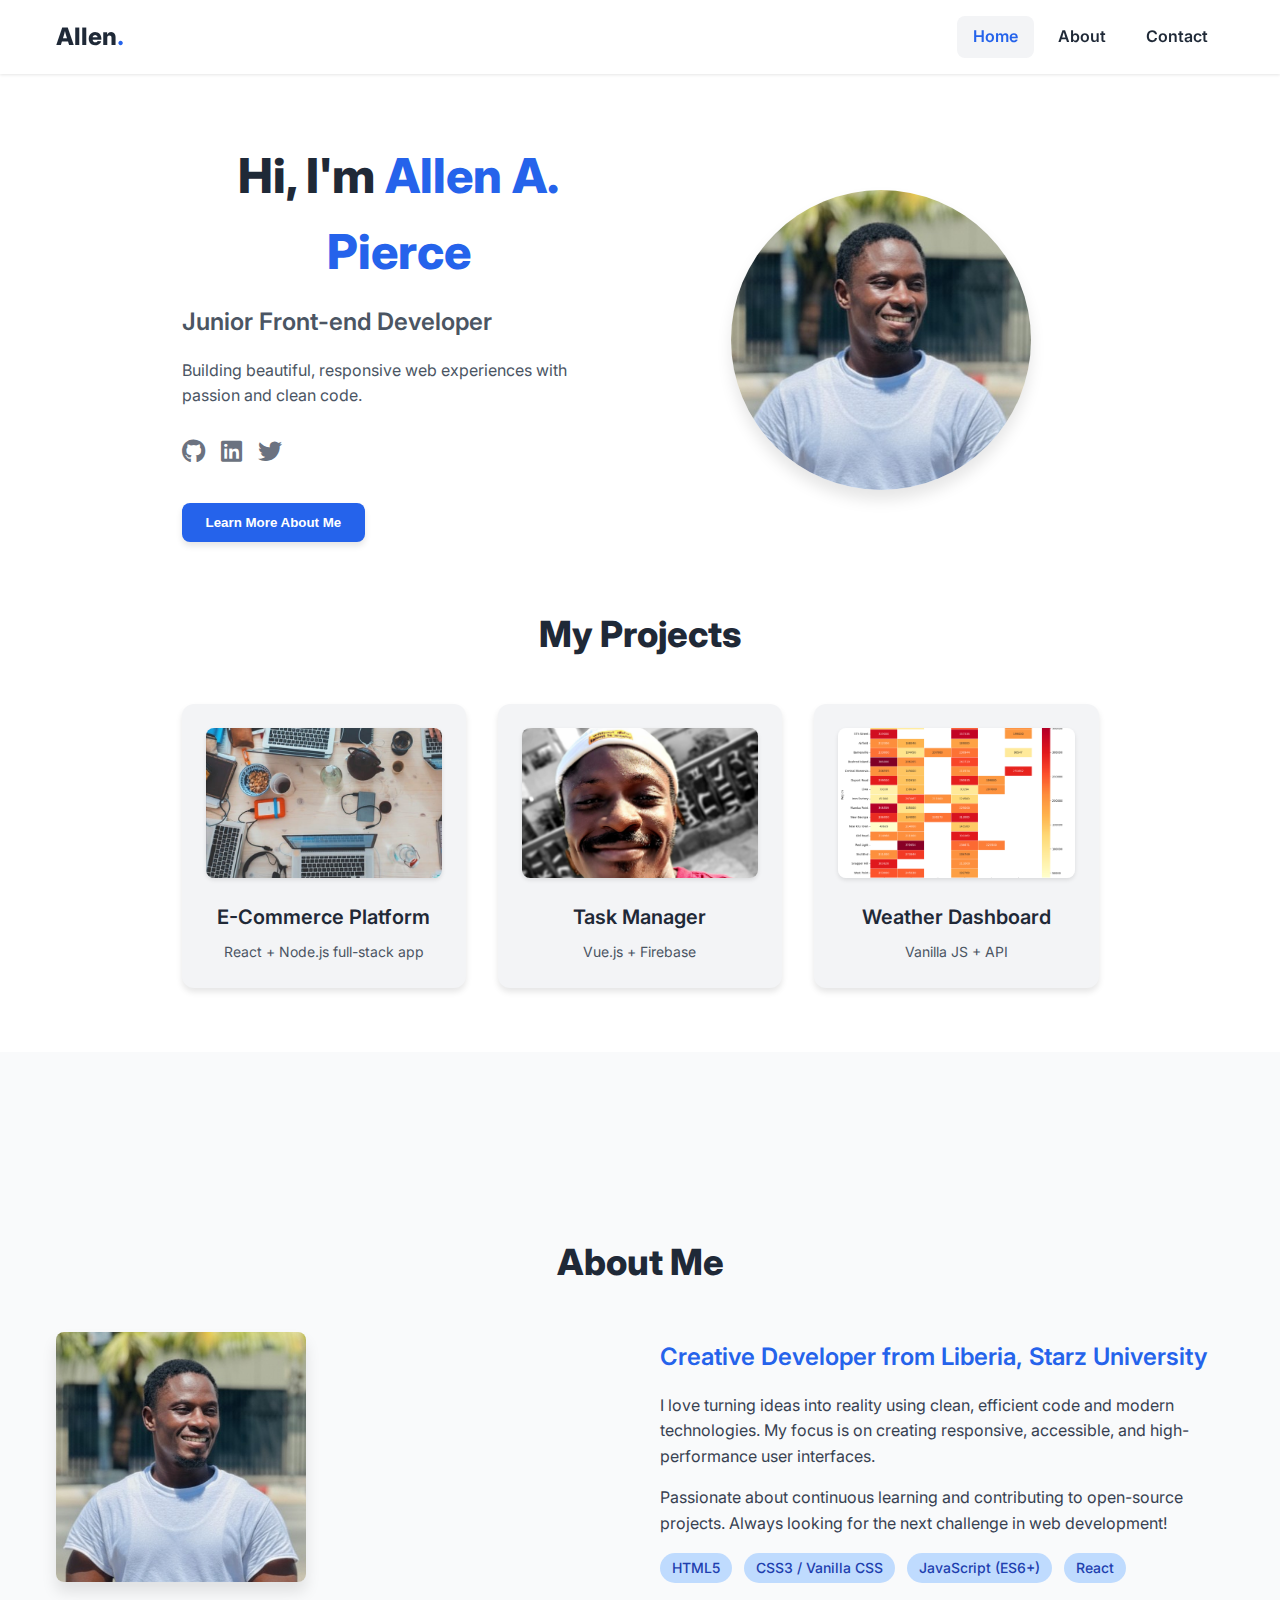
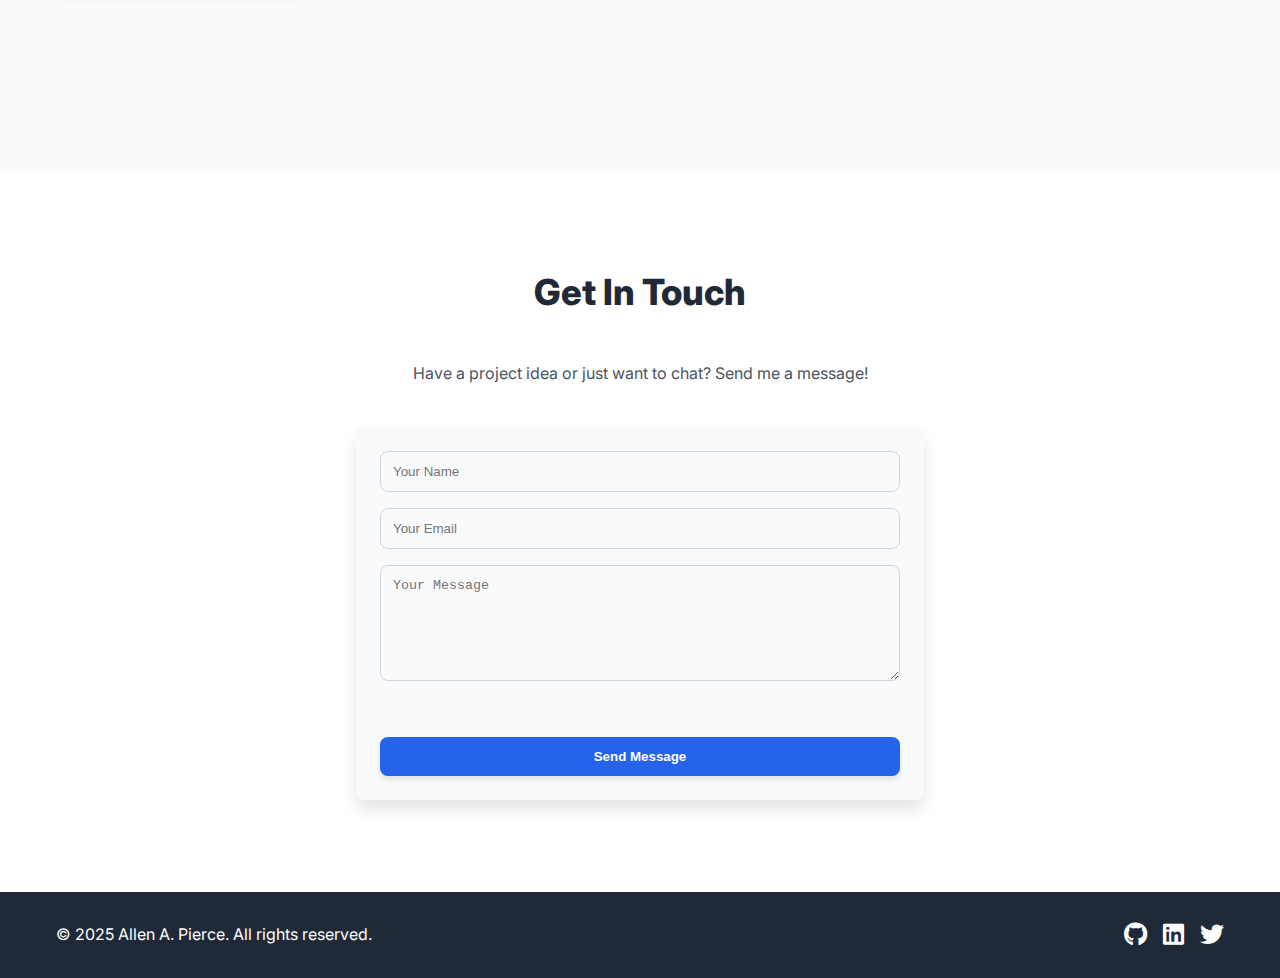
<file: index.html>
<!DOCTYPE html>
<html lang="en">
<head>
    <meta charset="UTF-8" />
    <meta name="viewport" content="width=device-width, initial-scale=1.0" />
    <title>Allen A Pierce | Portfolio</title>
    <!-- External CSS link -->
    <link rel="stylesheet" href="css\style.css" />
    <!-- Font Awesome and Google Font links -->
    <link rel="stylesheet" href="https://cdnjs.cloudflare.com/ajax/libs/font-awesome/6.5.0/css/all.min.css" />
    <link href="https://fonts.googleapis.com/css2?family=Inter:wght@400;600;700;800&display=swap" rel="stylesheet">
</head>

<body>

    <!-- Header & Navigation -->
    <header class="header">
        <div class="container">
            <h1 class="logo">Allen<span class="text-blue-600">.</span></h1>
            <nav class="nav" id="main-nav">
                <!-- Data-page attributes are used for JS active state tracking -->
                <a href="#home" class="nav-link" data-page="home">Home</a>
                <a href="#about" class="nav-link" data-page="about">About</a>
                <a href="#contact" class="nav-link" data-page="contact">Contact</a>
            </nav>
            <div class="hamburger" id="hamburger">
                <span></span><span></span><span></span>
            </div>
        </div>
    </header>

    <!-- Main Content -->
    <main>
        <!-- Home Section -->
        <section id="home" class="page">
            <div class="container">
                <div class="hero-layout">
                    <div class="hero-text">
                        <h2>Hi, I'm <span class="text-blue-600">Allen A. Pierce</span></h2>
                        <h3>Junior Front-end Developer</h3>
                        <p>Building beautiful, responsive web experiences with passion and clean code.</p>
                        <div class="socials">
                            <a href="#" aria-label="GitHub"><i class="fab fa-github"></i></a>
                            <a href="#" aria-label="LinkedIn"><i class="fab fa-linkedin"></i></a>
                            <a href="#" aria-label="Twitter"><i class="fab fa-twitter"></i></a>
                        </div>
                        <button id="viewAboutModalBtn" class="btn-primary">
                            Learn More About Me
                        </button>
                    </div>
                    <div class="hero-img">
                        <!-- Placeholder image URL -->
                        <img src="profile.jpg" alt="Allen Pierce Profile Photo" id="profilePhoto" onerror="this.onerror=null; this.src='https://placehold.co/300x300/e0f2f1/1f2937?text=Profile';" />
                    </div>
                </div>

                <div class="projects">
                    <h2>My Projects</h2>
                    <div class="project-grid">
                        
                        <!-- Project 1: E-Commerce Platform -->
                        <div class="project-card">
                            <div class="card-img">
                                <img src="ecommerce.jpg" alt="E-Commerce Platform Screenshot" onerror="this.onerror=null; this.src='https://placehold.co/300x150/bfdbfe/1e40af?text=E-Commerce';" />
                            </div>
                            <h3>E-Commerce Platform</h3>
                            <p>React + Node.js full-stack app</p>
                        </div>

                        <!-- Project 2: Task Manager -->
                        <div class="project-card">
                            <div class="card-img">
                                <img src="allen.jpg" alt="Task Manager Screenshot" onerror="this.onerror=null; this.src='https://placehold.co/300x150/bfdbfe/1e40af?text=Task+Manager';" />
                            </div>
                            <h3>Task Manager</h3>
                            <p>Vue.js + Firebase</p>
                        </div>

                        <!-- Project 3: Weather Dashboard (using specified relative path) -->
                        <div class="project-card">
                            <div class="card-img">
                                <img src="price_heatmap_city_region.png" alt="Weather Dashboard Screenshot" onerror="this.onerror=null; this.src='https://placehold.co/300x150/bfdbfe/1e40af?text=Weather+Dashboard';" />
                            </div>
                            <h3>Weather Dashboard</h3>
                            <p>Vanilla JS + API</p>
                        </div>

                    </div>
                </div>
            </div>
        </section>

        <!-- About Section -->
        <section id="about" class="page">
            <div class="container about-container">
                <h2>About Me</h2>
                <div class="about-content">
                    <div class="about-img">
                         <!-- Placeholder image URL -->
                        <img src="profile.jpg" alt="About me" onerror="this.onerror=null; this.src='https://placehold.co/250x250/e0f2f1/1f2937?text=About';" />
                    </div>
                    <div>
                        <h3>Creative Developer from Liberia, Starz University</h3>
                        <p>I love turning ideas into reality using clean, efficient code and modern technologies. My focus is on creating responsive, accessible, and high-performance user interfaces.</p>
                        <p>Passionate about continuous learning and contributing to open-source projects. Always looking for the next challenge in web development!</p>
                        <div class="skills">
                            <span>HTML5</span>
                            <span>CSS3 / Vanilla CSS</span>
                            <span>JavaScript (ES6+)</span>
                            <span>React</span>
                        </div>
                    </div>
                </div>
            </div>
        </section>

        <!-- Contact Section -->
        <section id="contact" class="page">
            <div class="container contact-container">
                <h2>Get In Touch</h2>
                <p>Have a project idea or just want to chat? Send me a message!</p>
                <form id="contactForm">
                    <input type="text" placeholder="Your Name" required />
                    <input type="email" placeholder="Your Email" required />
                    <textarea placeholder="Your Message" rows="6" required></textarea>
                    <button type="submit" class="btn-primary">
                        Send Message
                    </button>
                </form>
            </div>
        </section>
    </main>

    <!-- Footer -->
    <footer>
        <div class="container">
            <p>&copy; 2025 Allen A. Pierce. All rights reserved.</p>
            <div class="socials">
                <a href="#" aria-label="GitHub"><i class="fab fa-github"></i></a>
                <a href="#" aria-label="LinkedIn"><i class="fab fa-linkedin"></i></a>
                <a href="#" aria-label="Twitter"><i class="fab fa-twitter"></i></a>
            </div>
        </div>
    </footer>

    <!-- About Modal -->
    <div id="aboutModal" class="modal">
        <div class="modal-content">
            <span class="close" data-modal="aboutModal">&times;</span>
            <div style="text-align: center;">
                 <!-- Placeholder image URL -->
                <img src="profile.jpg" alt="Allen Pierce large" onerror="this.onerror=null; this.src='https://placehold.co/150x150/e0f2f1/1f2937?text=Allen';" />
                <h2 style="font-size: 1.5rem; margin-bottom: 0.5rem;">Hello! I am Allen A Pierce</h2>
                <p style="color: #4b5563; margin-bottom: 1rem;">I'm a passionate front-end developer who loves clean code, beautiful design, and solving real-world problems. When I'm not coding, you'll find me playing musical instruments like guitar, flutes, drum or piano, reading sci-fi, or experimenting with new frameworks.</p>
                <div class="modal-skills">
                    <strong>Core Tech Stack:</strong> HTML • CSS • Javascript • React • Node.js
                </div>
            </div>
        </div>
    </div>

    <!-- Submission Success/Confirmation Modal -->
    <div id="statusModal" class="modal">
        <div class="modal-content confirm">
            <span class="close" data-modal="statusModal">&times;</span>
            <h3 class="status-title" id="statusModalTitle">Message Sent!</h3>
            <p id="statusModalMessage" style="margin-bottom: 1.5rem;">Thank you for reaching out. I will get back to you shortly.</p>
            <button id="closeStatusBtn" class="btn-primary">Close</button>
        </div>
    </div>

    <!-- External JavaScript link -->
    <script src="js\script.js"></script>
</body>
</html>
</file>
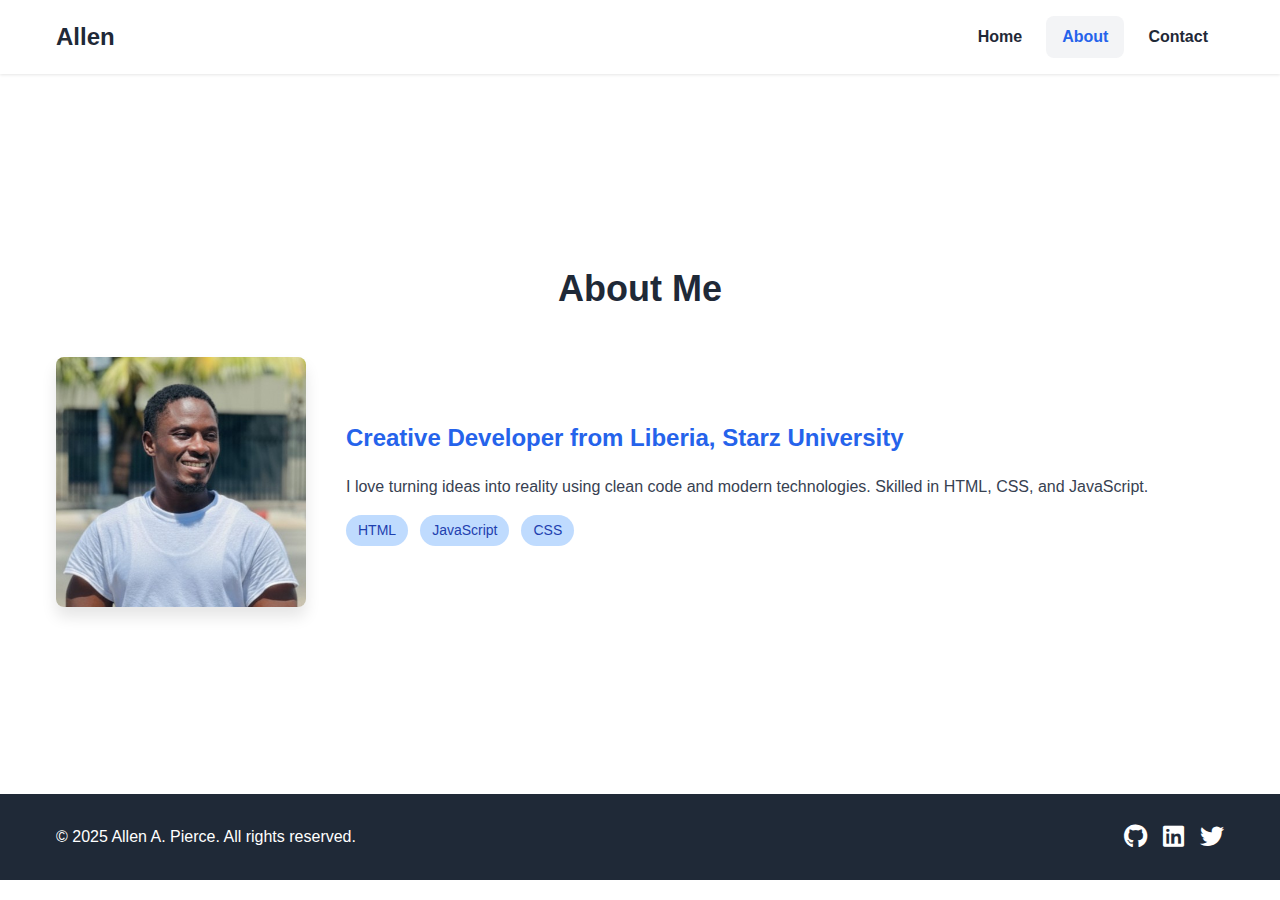
<file: about.html>
<!DOCTYPE html>
<html lang="en">
<head>
    <meta charset="UTF-8" />
    <meta name="viewport" content="width=device-width, initial-scale=1.0" />
    <title>About | Allen A. Pierce</title>
    <link rel="stylesheet" href="css/style.css" />
    <link rel="stylesheet" href="https://cdnjs.cloudflare.com/ajax/libs/font-awesome/6.5.0/css/all.min.css" />
</head>
<body>

    <!-- Header & Navigation -->
    <header class="header">
        <div class="container">
            <h1 class="logo">Allen<span></span></h1>
            <nav class="nav">
                <a href="index.html" class="nav-link">Home</a>
                <a href="about.html" class="nav-link active">About</a>
                <a href="contact.html" class="nav-link">Contact</a>
            </nav>
            <div class="hamburger">
                <span></span><span></span><span></span>
            </div>
        </div>
    </header>

    <!-- Main Content - About -->
    <main>
        <section class="container about-container">
            <h2>About Me</h2>
            <div class="about-content">
                <img src="profile.jpg" alt="Allen A. Pierce" />
                <div>
                    <h3>Creative Developer from Liberia, Starz University</h3>
                    <p>I love turning ideas into reality using clean code and modern technologies. Skilled in HTML, CSS, and JavaScript.</p>
                    <div class="skills">
                        <span>HTML</span>
                        <span>JavaScript</span>
                        <span>CSS</span>
                    </div>
                </div>
            </div>
        </section>
    </main>

    <!-- Footer -->
    <footer>
        <div class="container">
            <p>&copy; 2025 Allen A. Pierce. All rights reserved.</p>
            <div class="socials">
                <a href="#"><i class="fab fa-github"></i></a>
                <a href="#"><i class="fab fa-linkedin"></i></a>
                <a href="#"><i class="fab fa-twitter"></i></a>
            </div>
        </div>
    </footer>

    <!-- About Modal (optional - kept from original) -->
    <div id="aboutModal" class="modal">
        <div class="modal-content">
            <span class="close">×</span>
            <img src="profile.jpg" alt="Allen A. Pierce large" />
            <h2>Hello! I am Allen A. Pierce</h2>
            <p>I'm a passionate front-end developer who loves clean code, beautiful design, and solving real-world problems. When I'm not coding, you'll find me playing musical instruments like guitar, flute, drums or piano, reading sci-fi, or experimenting with new frameworks.</p>
            <div class="modal-skills">
                <strong>Tech Stack:</strong> HTML • CSS • JavaScript 
            </div>
        </div>
    </div>

    <script src="js/script.js"></script>
</body>
</html>
</file>
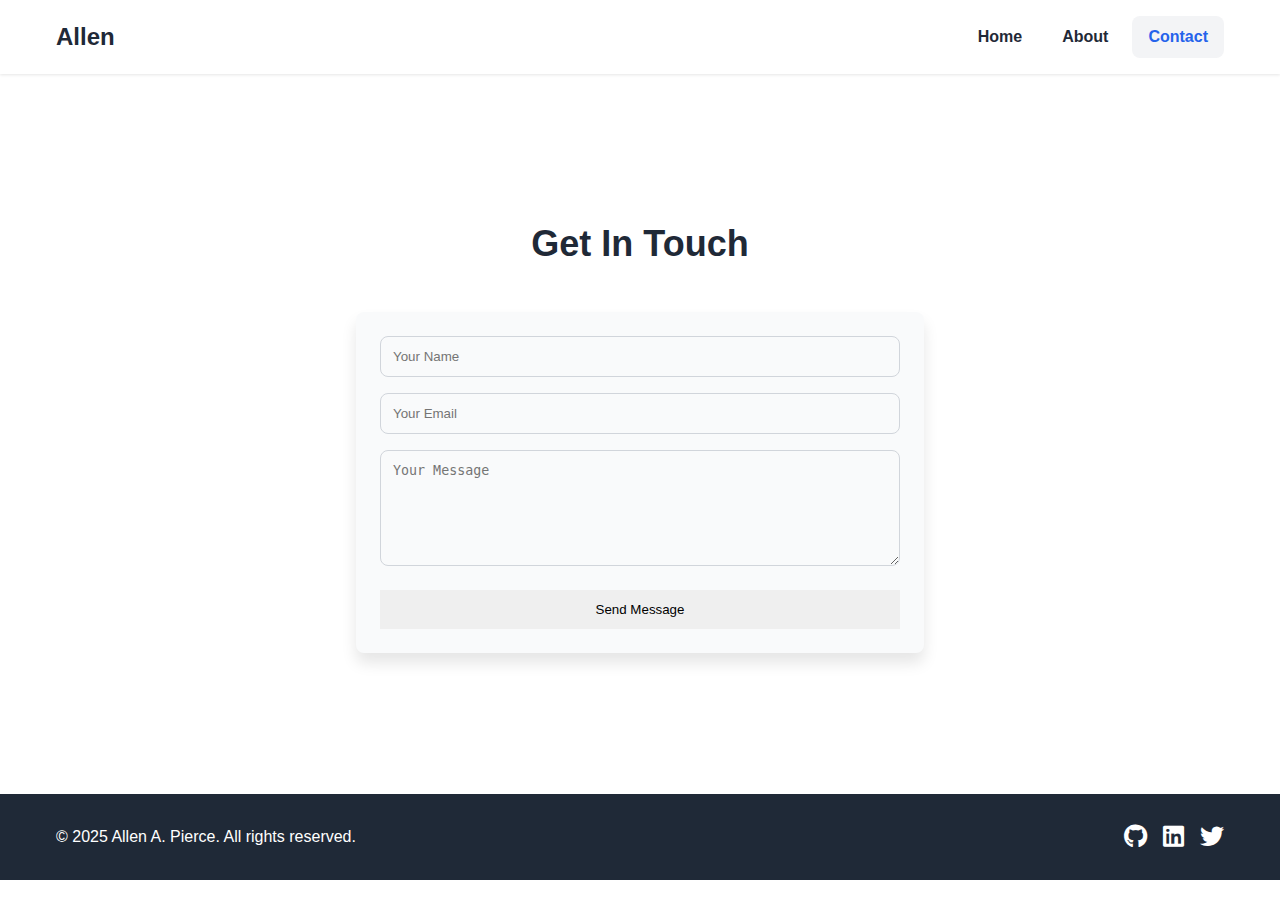
<file: contact.html>
<!DOCTYPE html>
<html lang="en">
<head>
    <meta charset="UTF-8" />
    <meta name="viewport" content="width=device-width, initial-scale=1.0" />
    <title>Contact | Allen A. Pierce</title>
    <link rel="stylesheet" href="css/style.css" />
    <link rel="stylesheet" href="https://cdnjs.cloudflare.com/ajax/libs/font-awesome/6.5.0/css/all.min.css" />
</head>
<body>

    <!-- Header & Navigation -->
    <header class="header">
        <div class="container">
            <h1 class="logo">Allen<span></span></h1>
            <nav class="nav">
                <a href="index.html" class="nav-link">Home</a>
                <a href="about.html" class="nav-link">About</a>
                <a href="contact.html" class="nav-link active">Contact</a>
            </nav>
            <div class="hamburger">
                <span></span><span></span><span></span>
            </div>
        </div>
    </header>

    <!-- Main Content - Contact -->
    <main>
        <section class="container contact-container">
            <h2>Get In Touch</h2>
            <form id="contactForm">
                <input type="text" placeholder="Your Name" required />
                <input type="email" placeholder="Your Email" required />
                <textarea placeholder="Your Message" rows="6" required></textarea>
                <button type="submit">Send Message</button>
            </form>
        </section>
    </main>

    <!-- Footer -->
    <footer>
        <div class="container">
            <p>&copy; 2025 Allen A. Pierce. All rights reserved.</p>
            <div class="socials">
                <a href="#"><i class="fab fa-github"></i></a>
                <a href="#"><i class="fab fa-linkedin"></i></a>
                <a href="#"><i class="fab fa-twitter"></i></a>
            </div>
        </div>
    </footer>

    <!-- Confirmation Modal -->
    <div id="confirmModal" class="modal">
        <div class="modal-content confirm">
            <h3>Are you sure you want to submit this form?</h3>
            <div class="modal-buttons">
                <button id="confirmBtn">Yes, Submit</button>
                <button id="cancelBtn">Cancel</button>
            </div>
        </div>
    </div>

    <script src="js/script.js"></script>
</body>
</html>
</file>
<file: css/style.css>
/* --- CSS Reset & Variables --- */
* {
    margin: 0;
    padding: 0;
    box-sizing: border-box;
}

:root {
    --primary-color: #2563eb; /* Blue-600 */
    --secondary-color: #f3f4f6; /* Gray-100 */
    --text-dark: #1f2937; /* Gray-800 */
    --text-light: #ffffff;
    --bg-light: #ffffff;
    --bg-section-alt: #f9fafb; /* Gray-50 */
    scroll-behavior: smooth;
}

body {
    font-family: 'Inter', sans-serif;
    color: var(--text-dark);
    line-height: 1.6;
}

/* --- Global Layout --- */
.container {
    max-width: 1200px;
    margin: 0 auto;
    padding: 0 1rem;
}

/* --- Header & Navigation --- */
.header {
    position: sticky;
    top: 0;
    z-index: 50;
    background-color: var(--bg-light);
    box-shadow: 0 1px 3px rgba(0, 0, 0, 0.1);
}
.header .container {
    display: flex;
    justify-content: space-between;
    align-items: center;
    padding: 1rem 1rem;
}
.logo {
    font-size: 1.5rem;
    font-weight: 800;
}
.logo span {
    color: var(--primary-color);
}
.nav {
    display: flex;
    gap: 0.5rem;
}
.nav-link {
    padding: 0.5rem 1rem;
    color: var(--text-dark);
    text-decoration: none;
    transition: color 0.3s ease, background-color 0.3s ease;
    font-weight: 600;
    border-radius: 0.5rem;
}
.nav-link:hover {
    color: var(--primary-color);
}
.nav-link.active {
    color: var(--primary-color);
    background-color: var(--secondary-color);
}

/* --- Mobile Navigation --- */
.hamburger {
    display: none;
    cursor: pointer;
    flex-direction: column;
    justify-content: space-around;
    width: 2rem;
    height: 1.5rem;
}
.hamburger span {
    display: block;
    width: 100%;
    height: 3px;
    background-color: var(--text-dark);
    transition: all 0.3s linear;
    border-radius: 5px;
}
@media (max-width: 768px) {
    .nav {
        display: none;
        flex-direction: column;
        position: absolute;
        top: 64px; 
        left: 0;
        width: 100%;
        background-color: var(--bg-light);
        box-shadow: 0 4px 6px rgba(0, 0, 0, 0.1);
        padding: 1rem 0;
    }
    .nav.open {
        display: flex;
    }
    .nav-link {
        text-align: center;
        padding: 0.75rem 1rem;
    }
    .hamburger {
        display: flex;
    }
}

/* --- Section Defaults --- */
main section {
    padding: 4rem 0;
    min-height: 80vh;
    display: flex;
    flex-direction: column;
    justify-content: center;
}
section h2 {
    font-size: 2.25rem;
    font-weight: 800;
    margin-bottom: 2.5rem;
    text-align: center;
}

/* --- Hero Section --- */
#home {
    background-color: var(--bg-light);
}
.hero-layout {
    display: flex;
    flex-direction: column;
    align-items: center;
    gap: 3rem;
}
@media (min-width: 768px) {
    .hero-layout {
        flex-direction: row;
    }
}
.hero-text {
    flex: 1;
    text-align: center;
}
@media (min-width: 768px) {
    .hero-text {
        text-align: left;
        order: 1;
    }
}
.hero-img {
    flex: 1;
    display: flex;
    justify-content: center;
    order: 1;
}
@media (min-width: 768px) {
    .hero-img {
        order: 2;
    }
}
.hero-text h2 {
    font-size: 3rem;
    font-weight: 800;
    margin-bottom: 0.75rem;
}
.hero-text h2 span {
    color: var(--primary-color);
}
.hero-text h3 {
    font-size: 1.5rem;
    font-weight: 600;
    color: #4b5563; /* Gray-600 */
    margin-bottom: 1rem;
}
.hero-text p {
    color: #4b5563;
    margin-bottom: 1.5rem;
    max-width: 600px;
    margin-left: auto;
    margin-right: auto;
}
@media (min-width: 768px) {
    .hero-text p {
        margin-left: 0;
        margin-right: 0;
    }
}

.hero-img img, .about-content img {
    max-width: 300px;
    width: 100%;
    height: auto;
    border-radius: 50%;
    box-shadow: 0 10px 15px rgba(0, 0, 0, 0.1);
    object-fit: cover;
}

/* --- Buttons --- */
.btn-primary {
    display: inline-block;
    margin-top: 2rem;
    background-color: var(--primary-color);
    color: var(--text-light);
    font-weight: 700;
    padding: 0.75rem 1.5rem;
    border-radius: 0.5rem;
    transition: background-color 0.3s ease, box-shadow 0.3s ease;
    border: none;
    cursor: pointer;
    box-shadow: 0 4px 6px rgba(0, 0, 0, 0.1);
}
.btn-primary:hover {
    background-color: #1d4ed8; /* Blue-700 */
    box-shadow: 0 10px 15px rgba(0, 0, 0, 0.2);
}

/* --- Social Icons --- */
.socials {
    display: flex;
    justify-content: center;
    gap: 1rem;
}
.hero-text .socials {
    justify-content: center;
}
@media (min-width: 768px) {
    .hero-text .socials {
        justify-content: flex-start;
    }
}
.socials a {
    color: #6b7280; /* Gray-500 */
    font-size: 1.5rem;
    transition: color 0.3s;
}
.socials a:hover {
    color: var(--primary-color);
}

/* --- Projects Grid --- */
.projects {
    margin-top: 4rem;
}
.project-grid {
    display: grid;
    grid-template-columns: 1fr;
    gap: 2rem;
}
@media (min-width: 768px) {
    .project-grid {
        grid-template-columns: repeat(3, 1fr);
    }
}
.project-card {
    background-color: var(--secondary-color);
    border-radius: 0.75rem;
    padding: 1.5rem;
    box-shadow: 0 4px 6px rgba(0, 0, 0, 0.1);
    transition: transform 0.3s ease, box-shadow 0.3s ease;
    text-align: center;
}
.project-card:hover {
    transform: translateY(-5px);
    box-shadow: 0 10px 15px rgba(0, 0, 0, 0.2);
}
.card-img img {
    width: 100%;
    height: 150px;
    object-fit: cover;
    border-radius: 0.5rem;
    margin-bottom: 1rem;
    box-shadow: 0 2px 4px rgba(0, 0, 0, 0.1);
}

.project-card h3 {
    font-size: 1.25rem;
    font-weight: 600;
    margin-bottom: 0.5rem;
}
.project-card p {
    font-size: 0.875rem;
    color: #4b5563;
}

/* --- About Section --- */
#about {
    background-color: var(--bg-section-alt);
}
.about-content {
    display: flex;
    flex-direction: column;
    align-items: center;
    gap: 2.5rem;
}
@media (min-width: 768px) {
    .about-content {
        flex-direction: row;
        text-align: left;
    }
    .about-content > div {
        flex: 2;
    }
}
.about-content img {
    max-width: 250px;
    border-radius: 0.5rem;
    box-shadow: 0 10px 15px rgba(0, 0, 0, 0.1);
}
.about-content h3 {
    font-size: 1.5rem;
    font-weight: 600;
    color: var(--primary-color);
    margin-bottom: 1rem;
}
.about-content p {
    margin-bottom: 1rem;
    color: #374151; /* Gray-700 */
}
.skills {
    display: flex;
    flex-wrap: wrap;
    gap: 0.75rem;
    justify-content: center;
}
@media (min-width: 768px) {
    .skills {
        justify-content: flex-start;
    }
}
.skills span {
    padding: 0.25rem 0.75rem;
    background-color: #bfdbfe; /* Blue-100 */
    color: #1e40af; /* Blue-700 */
    border-radius: 9999px; /* full-rounded */
    font-size: 0.875rem;
    font-weight: 500;
}

/* --- Contact Section --- */
#contact {
    background-color: var(--bg-light);
}
.contact-container {
    max-width: 600px;
    margin: 0 auto;
}
.contact-container p {
    text-align: center;
    color: #4b5563;
    margin-bottom: 2.5rem;
}
#contactForm {
    background-color: var(--bg-section-alt);
    padding: 1.5rem;
    border-radius: 0.5rem;
    box-shadow: 0 10px 15px rgba(0, 0, 0, 0.1);
}
#contactForm input, #contactForm textarea {
    width: 100%;
    padding: 0.75rem;
    margin-bottom: 1rem;
    border: 1px solid #d1d5db; /* Gray-300 */
    border-radius: 0.5rem;
    background-color: #f9fafb;
    transition: border-color 0.3s;
}
#contactForm input:focus, #contactForm textarea:focus {
    border-color: var(--primary-color);
    outline: none;
}
#contactForm button {
    width: 100%;
    border: none;
    padding: 0.75rem 1rem;
}

/* --- Footer --- */
footer {
    background-color: #1f2937; /* Gray-800 */
    color: var(--text-light);
}
footer .container {
    display: flex;
    flex-direction: column;
    justify-content: space-between;
    align-items: center;
    padding: 1.5rem 1rem;
    text-align: center;
}
@media (min-width: 768px) {
    footer .container {
        flex-direction: row;
    }
}
footer .socials {
    gap: 1rem;
}
footer .socials a {
    color: var(--text-light);
}
footer .socials a:hover {
    color: #60a5fa; /* Blue-400 */
}

/* --- Modal Styling --- */
.modal {
    display: none; 
    position: fixed; 
    z-index: 100;
    left: 0;
    top: 0;
    width: 100%; 
    height: 100%; 
    overflow: auto; 
    background-color: rgba(0,0,0,0.4); 
    backdrop-filter: blur(4px);
}

.modal-content {
    background-color: var(--bg-light);
    margin: 10% auto; 
    padding: 2rem;
    border-radius: 0.75rem;
    width: 90%; 
    max-width: 500px;
    box-shadow: 0 25px 50px rgba(0, 0, 0, 0.25);
    position: relative;
    animation: slideIn 0.3s ease-out;
}

.modal-content.confirm {
    text-align: center;
}

@keyframes slideIn {
    from { opacity: 0; transform: translateY(-50px); }
    to { opacity: 1; transform: translateY(0); }
}

.close {
    color: #aaa;
    float: right;
    font-size: 28px;
    font-weight: bold;
    transition: color 0.3s;
}

.close:hover,
.close:focus {
    color: var(--primary-color);
    text-decoration: none;
    cursor: pointer;
}
.modal-content img {
    width: 100px;
    height: 100px;
    border-radius: 50%;
    margin-bottom: 1rem;
    box-shadow: 0 4px 6px rgba(0, 0, 0, 0.1);
}
.modal-skills {
    margin-top: 1rem;
    padding: 0.5rem;
    border-top: 1px solid #e5e7eb;
    color: var(--text-dark);
    font-size: 0.9rem;
}
</file>
